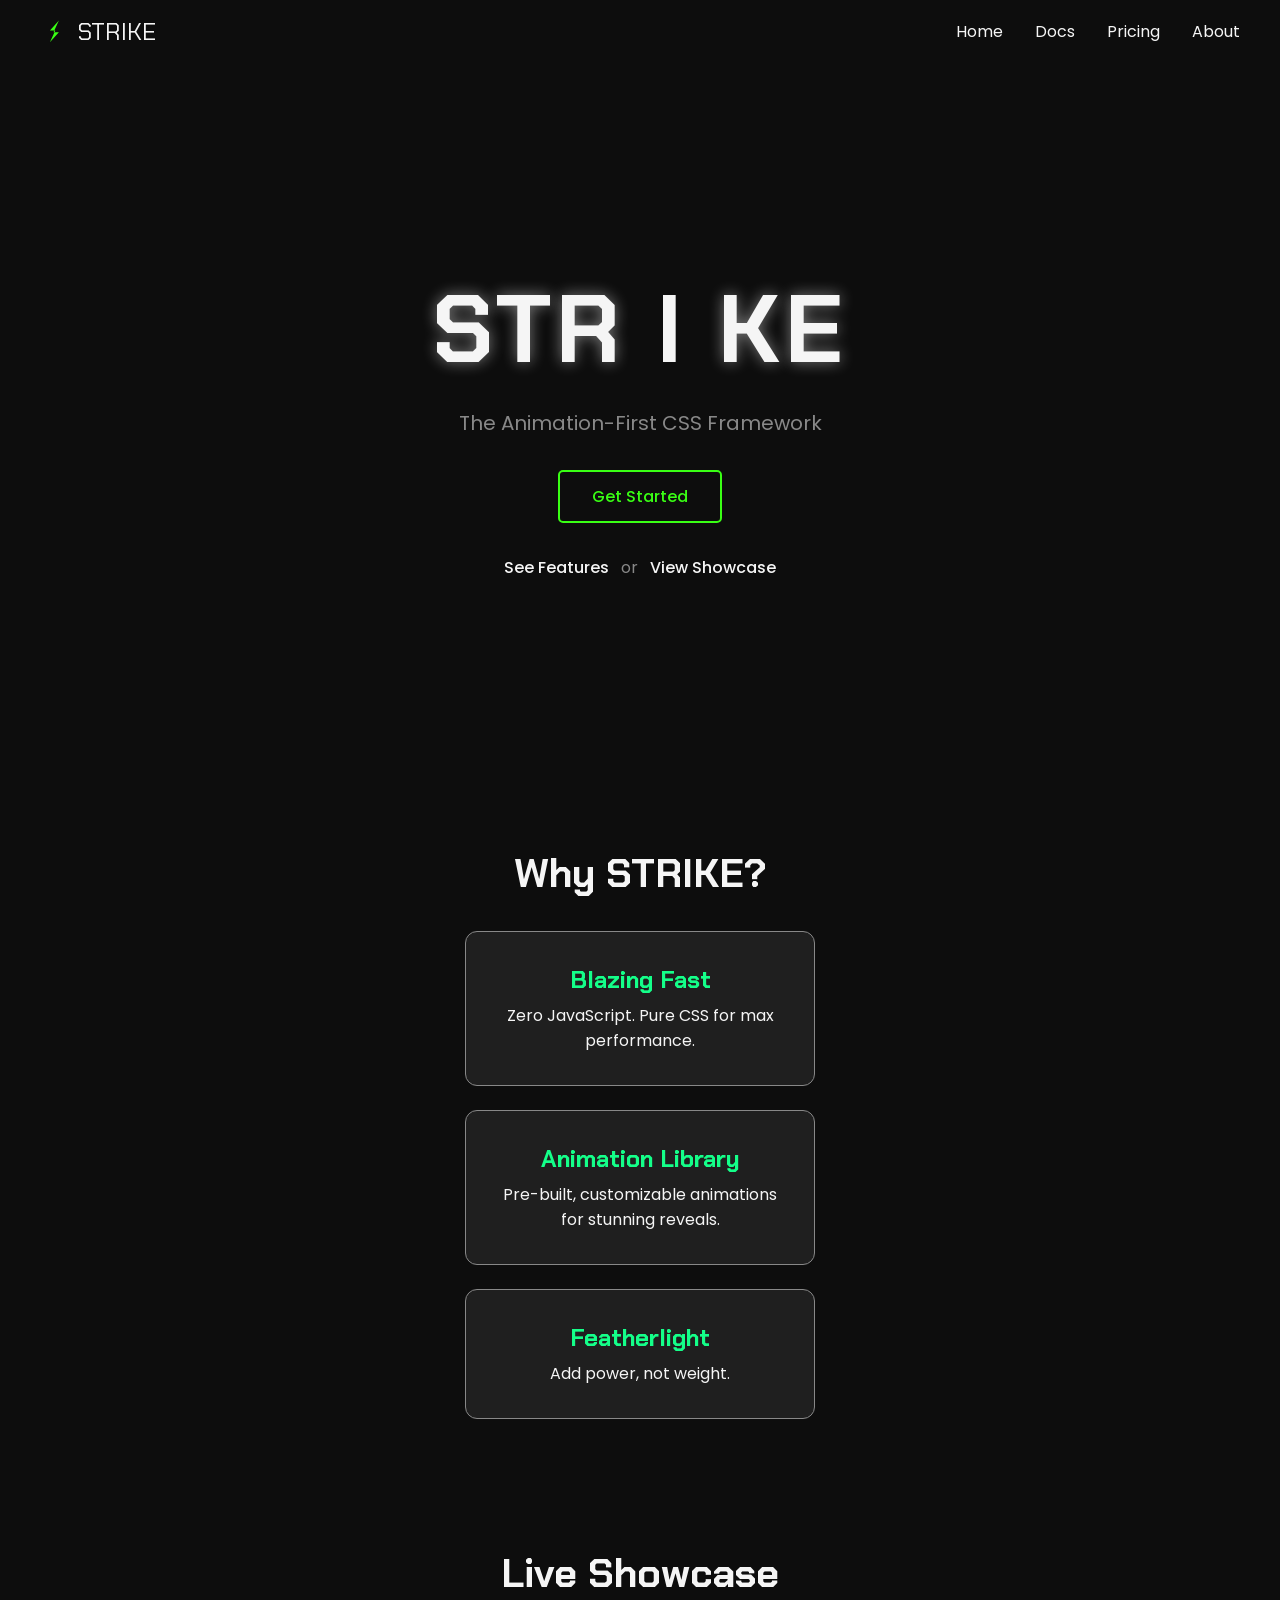
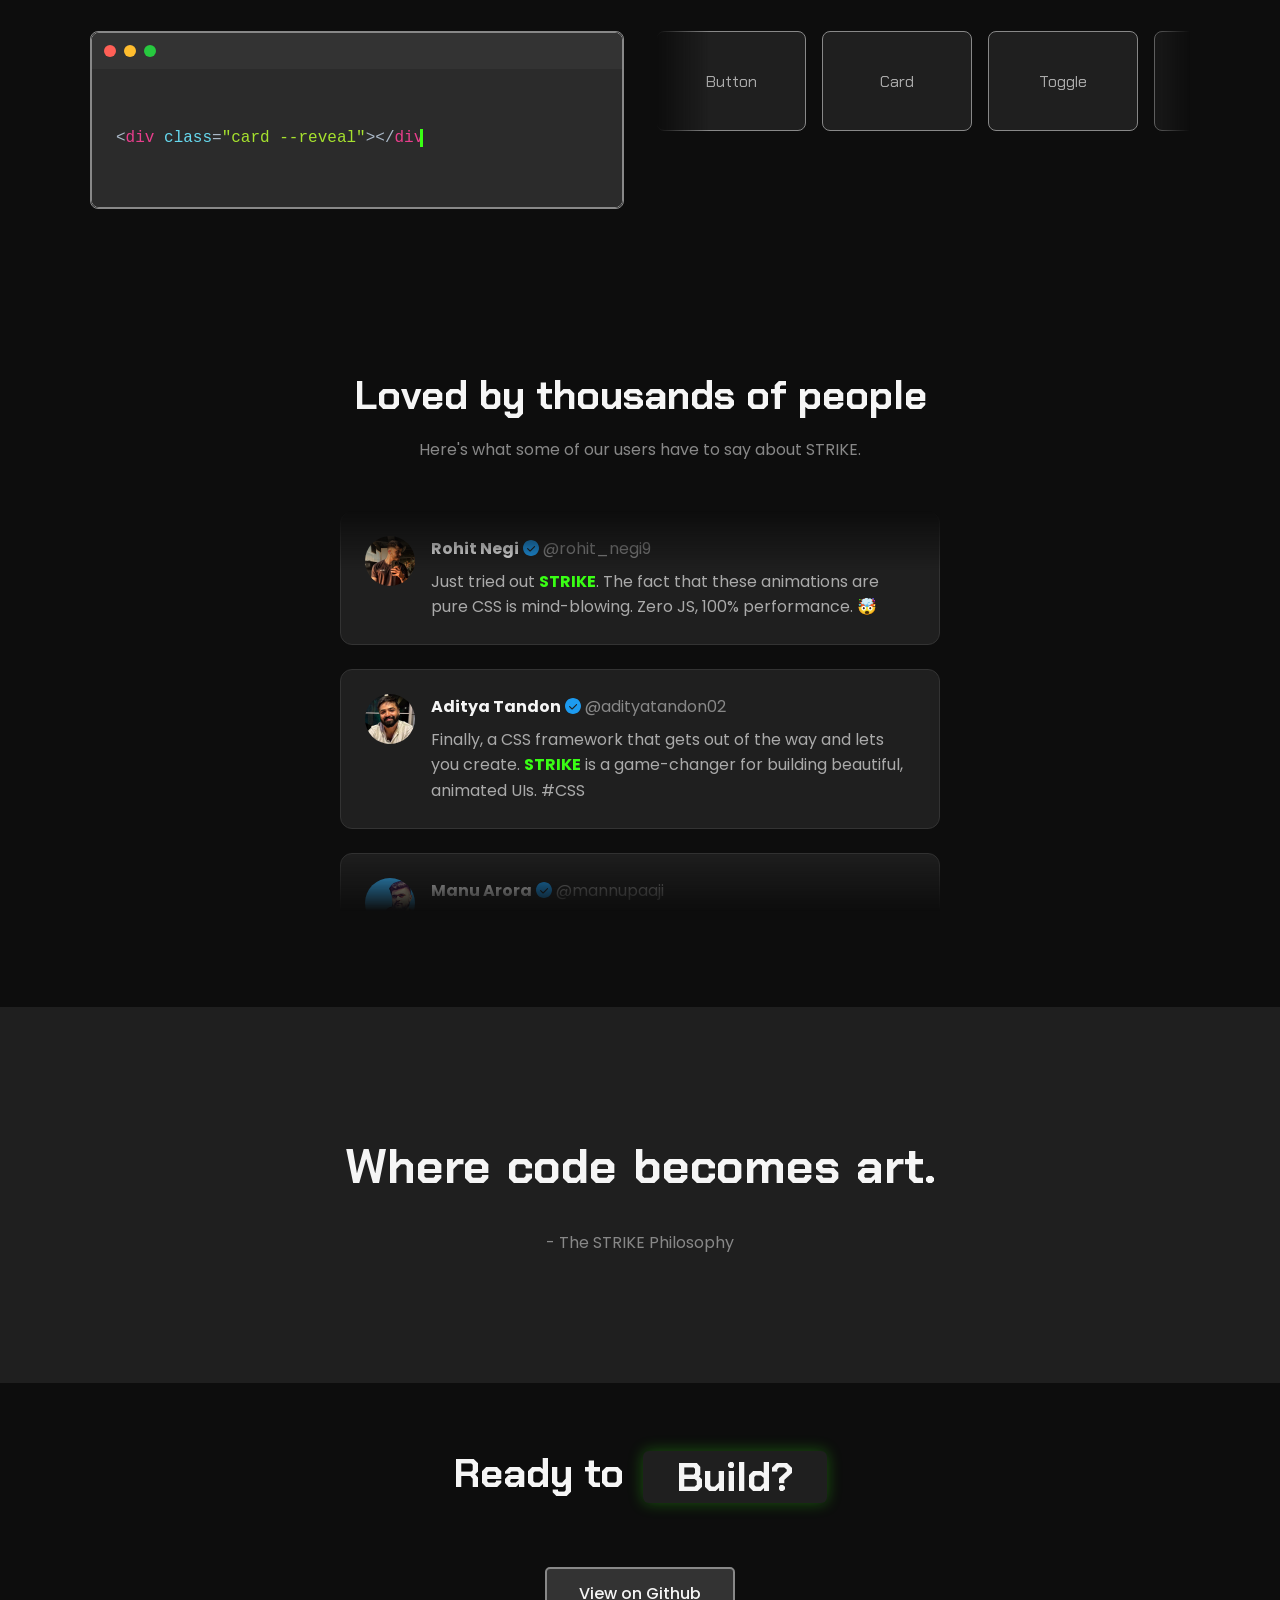
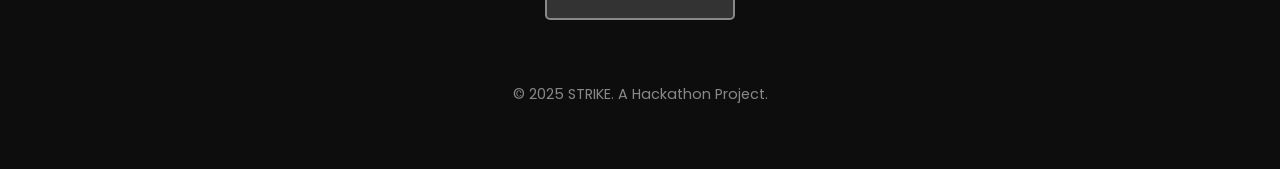
<file: index.html>
<!DOCTYPE html>
<html lang="en">
<head>
    <meta charset="UTF-8">
    <meta name="viewport" content="width=device-width, initial-scale=1.0">
    <title>STRIKE</title>
    <link rel="stylesheet" href="style.css"> 
    <link rel="icon" type="image/svg+xml" href="favicon.svg">
</head>
<body>

    <header class="main-header">
        <nav class="navbar">
            <a href="index.html" class="nav-logo">
                <svg width="24" height="24" viewBox="0 0 32 32" xmlns="http://www.w3.org/2000/svg">
                <path d="M21 4L11 15H17L11 28L21 17H15L21 4Z" fill="#39FF14"/>
                </svg>
                <span>STRIKE</span>
            </a>

            <ul class="nav-menu">
                <li class="nav-item">
                    <a href="index.html" class="nav-link">Home</a>
                </li>
                <li class="nav-item">
                     <a href="docs.html" class="nav-link">Docs</a>
                </li>
                <li class="nav-item">
                    <a href="pricing.html" class="nav-link">Pricing</a>
                </li>
                <li class="nav-item">
                    <a href="about.html" class="nav-link">About</a>
                </li>
            </ul>

        </nav>
    </header>

    <main>
        <section class="hero-section">
            <h1 class="hero-title">
                <span class="static-glow">STR</span>
                <span class="hero-title-anim">I</span>
                <span class="static-glow">KE</span>
            </h1>
            
            <p class="hero-subtitle">The Animation-First CSS Framework</p>
            <a href="docs.html" class="btn btn-primary">Get Started</a>
            <div class="hero-sub-nav">
            <a href="#features">See Features</a> 
            or
            <a href="#showcase">View Showcase</a>
    </div>
        </section>

        <section id="features" class="features-section">
            <h2 class="section-title">Why STRIKE?</h2>
            <div class="features-grid">

                <div class="feature-card">
                    <h3>Blazing Fast</h3>
                    <p>Zero JavaScript. Pure CSS for max performance.</p>
                </div>
                <div class="feature-card">
                    <h3>Animation Library</h3>
                    <p>Pre-built, customizable animations for stunning reveals.</p>
                </div>
                <div class="feature-card">
                    <h3>Featherlight</h3>
                    <p>Add power, not weight.</p>
                </div>

            </div>
        </section>


        <section id="showcase" class="showcase-section">

            <h2 class="section-title">Live Showcase</h2>
            <div class="showcase-layout">
                    <div class="code-editor">
                    <div class="code-editor">
    <div class="editor-header">
        <span class="dot red"></span>
        <span class="dot yellow"></span>
        <span class="dot green"></span>
    </div>
    <pre class="editor-body"><code>
        <p class="typing-code-line">&lt;<span class="code-tag">div</span> <span class="code-attr">class</span>=<span class="code-string">"card --reveal"</span>&gt;&lt;/<span class="code-tag">div</span>&gt;</p>
    </code></pre>
</div>
                    </div>

                <div class="visual-output">
                    <div class="card-slider">
                        <div class="showcase-card">Button</div>
                        <div class="showcase-card">Card</div>
                        <div class="showcase-card">Toggle</div>
                        <div class="showcase-card">Input</div>
                        <div class="showcase-card">Button</div>
                        <div class="showcase-card">Card</div>
                        <div class="showcase-card">Toggle</div>
                        <div class="showcase-card">Input</div>
                    </div>
                </div>
            </div>

        </section>

        <!-- the main wall of fame, inspired by accernity ui's section-->
<section class="buzz-section">
   <h2 class="section-title">Loved by thousands of people</h2>
    <p class="section-subtitle">Here's what some of our users have to say about STRIKE.</p>
    <div class="buzz-wall-container">
        <div class="buzz-wall">
            <!-- 1st set -->
            <div class="buzz-post">
                <img src="images/rohit_sir.jpg" alt="Avatar for Rohit sir">
                <div class="post-content">
                    <p class="post-author">
                        Rohit Negi
                        <svg class="verified-badge" viewBox="0 0 22 22" xmlns="http://www.w3.org/2000/svg"><title>Verified account</title><path d="M22,11c0,6.075-4.925,11-11,11S0,17.075,0,11S4.925,0,11,0S22,4.925,22,11z M15.378,8.437l-5.617,5.617l-2.878-2.878c-0.293-0.293-0.768-0.293-1.061,0s-0.293,0.768,0,1.061l3.409,3.409c0.293,0.293,0.768,0.293,1.061,0l6.147-6.147c0.293-0.293,0.293-0.768,0-1.061C16.146,8.144,15.671,8.144,15.378,8.437z" fill="#1d9bf0"></path></svg>
                        <span class="post-handle">@rohit_negi9</span>
                    </p>
                    <p class="post-text">Just tried out <strong>STRIKE</strong>. The fact that these animations are pure CSS is mind-blowing. Zero JS, 100% performance. 🤯</p>
                </div>
            </div>

            <div class="buzz-post">
                <img src="images/Aditya_sir.jpg" alt="Avatar for Aditya sir">
                <div class="post-content">
                <p class="post-author">
                     Aditya Tandon
                    <svg class="verified-badge" viewBox="0 0 22 22" xmlns="http://www.w3.org/2000/svg"><title>Verified account</title><path d="M22,11c0,6.075-4.925,11-11,11S0,17.075,0,11S4.925,0,11,0S22,4.925,22,11z M15.378,8.437l-5.617,5.617l-2.878-2.878c-0.293-0.293-0.768-0.293-1.061,0s-0.293,0.768,0,1.061l3.409,3.409c0.293,0.293,0.768,0.293,1.061,0l6.147-6.147c0.293-0.293,0.293-0.768,0-1.061C16.146,8.144,15.671,8.144,15.378,8.437z" fill="#1d9bf0"></path></svg>
                    <span class="post-handle">@adityatandon02</span>
                </p>
                    <p class="post-text">Finally, a CSS framework that gets out of the way and lets you create. <strong>STRIKE</strong> is a game-changer for building beautiful, animated UIs. #CSS</p>
                </div>
            </div>
            <div class="buzz-post">
                <img src="images/Manu_sir.jpg" alt="Avatar for Manu Sir">
                <div class="post-content">
                <p class="post-author">
                    Manu Arora
                    <svg class="verified-badge" viewBox="0 0 22 22" xmlns="http://www.w3.org/2000/svg"><title>Verified account</title><path d="M22,11c0,6.075-4.925,11-11,11S0,17.075,0,11S4.925,0,11,0S22,4.925,22,11z M15.378,8.437l-5.617,5.617l-2.878-2.878c-0.293-0.293-0.768-0.293-1.061,0s-0.293,0.768,0,1.061l3.409,3.409c0.293,0.293,0.768,0.293,1.061,0l6.147-6.147c0.293-0.293,0.293-0.768,0-1.061C16.146,8.144,15.671,8.144,15.378,8.437z" fill="#1d9bf0"></path></svg>
                    <span class="post-handle">@mannupaaji</span>
                </p>
                    <p class="post-text">Spent the weekend refactoring a project with <strong>STRIKE</strong>. Cut my animation code in half and it's twice as smooth. Highly recommended.</p>
                </div>
            </div>

            <!-- same set, used for that infinite effect -->
            <div class="buzz-post">
                <img src="images/rohit_sir.jpg" alt="Avatar for Rohit sir">
                <div class="post-content">
                    <!-- <p class="post-author">Rohit Negi<span style="color:#1DA1F2;">✔️ <span class="post-handle">@rohit_negi9</span></p> -->
                    <p class="post-author">
                        Rohit Negi
                        <svg class="verified-badge" viewBox="0 0 22 22" xmlns="http://www.w3.org/2000/svg"><title>Verified account</title><path d="M22,11c0,6.075-4.925,11-11,11S0,17.075,0,11S4.925,0,11,0S22,4.925,22,11z M15.378,8.437l-5.617,5.617l-2.878-2.878c-0.293-0.293-0.768-0.293-1.061,0s-0.293,0.768,0,1.061l3.409,3.409c0.293,0.293,0.768,0.293,1.061,0l6.147-6.147c0.293-0.293,0.293-0.768,0-1.061C16.146,8.144,15.671,8.144,15.378,8.437z" fill="#1d9bf0"></path></svg>
                        <span class="post-handle">@rohit_negi9</span>
                    </p>
                    <p class="post-text">Just tried out <strong>STRIKE</strong>. The fact that these animations are pure CSS is mind-blowing. Zero JS, 100% performance. 🤯</p>
                </div>
            </div>
            <div class="buzz-post">
                <img src="images/Aditya_sir.jpg" alt="Avatar for Aditya sir">
                <div class="post-content">
                <p class="post-author">
                    Aditya Tandon
                    <svg class="verified-badge" viewBox="0 0 22 22" xmlns="http://www.w3.org/2000/svg"><title>Verified account</title><path d="M22,11c0,6.075-4.925,11-11,11S0,17.075,0,11S4.925,0,11,0S22,4.925,22,11z M15.378,8.437l-5.617,5.617l-2.878-2.878c-0.293-0.293-0.768-0.293-1.061,0s-0.293,0.768,0,1.061l3.409,3.409c0.293,0.293,0.768,0.293,1.061,0l6.147-6.147c0.293-0.293,0.293-0.768,0-1.061C16.146,8.144,15.671,8.144,15.378,8.437z" fill="#1d9bf0"></path></svg>
                    <span class="post-handle">@adityatandon02</span>
                </p>
                    <p class="post-text">Finally, a CSS framework that gets out of the way and lets you create. <strong>STRIKE</strong> is a game-changer for building beautiful, animated UIs. #CSS</p>
                </div>
            </div>
            <div class="buzz-post">
                 <img src="images/Manu_sir.jpg" alt="Avatar for Manu Sir">
                <div class="post-content">
                <p class="post-author">
                    Manu Arora
                    <svg class="verified-badge" viewBox="0 0 22 22" xmlns="http://www.w3.org/2000/svg"><title>Verified account</title><path d="M22,11c0,6.075-4.925,11-11,11S0,17.075,0,11S4.925,0,11,0S22,4.925,22,11z M15.378,8.437l-5.617,5.617l-2.878-2.878c-0.293-0.293-0.768-0.293-1.061,0s-0.293,0.768,0,1.061l3.409,3.409c0.293,0.293,0.768,0.293,1.061,0l6.147-6.147c0.293-0.293,0.293-0.768,0-1.061C16.146,8.144,15.671,8.144,15.378,8.437z" fill="#1d9bf0"></path></svg>
                    <span class="post-handle">@mannupaaji</span>
                </p>
                    <p class="post-text">Spent the weekend refactoring a project with <strong>STRIKE</strong>. Cut my animation code in half and it's twice as smooth. Highly recommended.</p>
                </div>
            </div>
        </div>
    </div>
</section>


        <section class="calm-quote-section">
            <h2 class="reveal-quote">
                <span>Where</span>
                <span>code</span>
                <span>becomes</span>
                <span>art.</span>
            </h2>
            <cite class="quote-author">- The STRIKE Philosophy</cite>
        </section>
    </main>

    <footer class="main-footer">
        <h2 class="section-title">
        Ready to 
        <div class="word-carousel-wrapper">
        <ul class="word-carousel">
            <li>Build?</li>
            <li>Design?</li>
            <li>Launch?</li>
            <li>Ship!</li>
        </ul>
        </div>
        </h2>
        <a href="https://github.com/Kallol-JU/Strike_Hackathon" class="btn btn-secondary">View on Github</a>
        <p class="copyright">&copy; 2025 STRIKE. A Hackathon Project.</p>
    </footer>

</body>
</html>
</file>
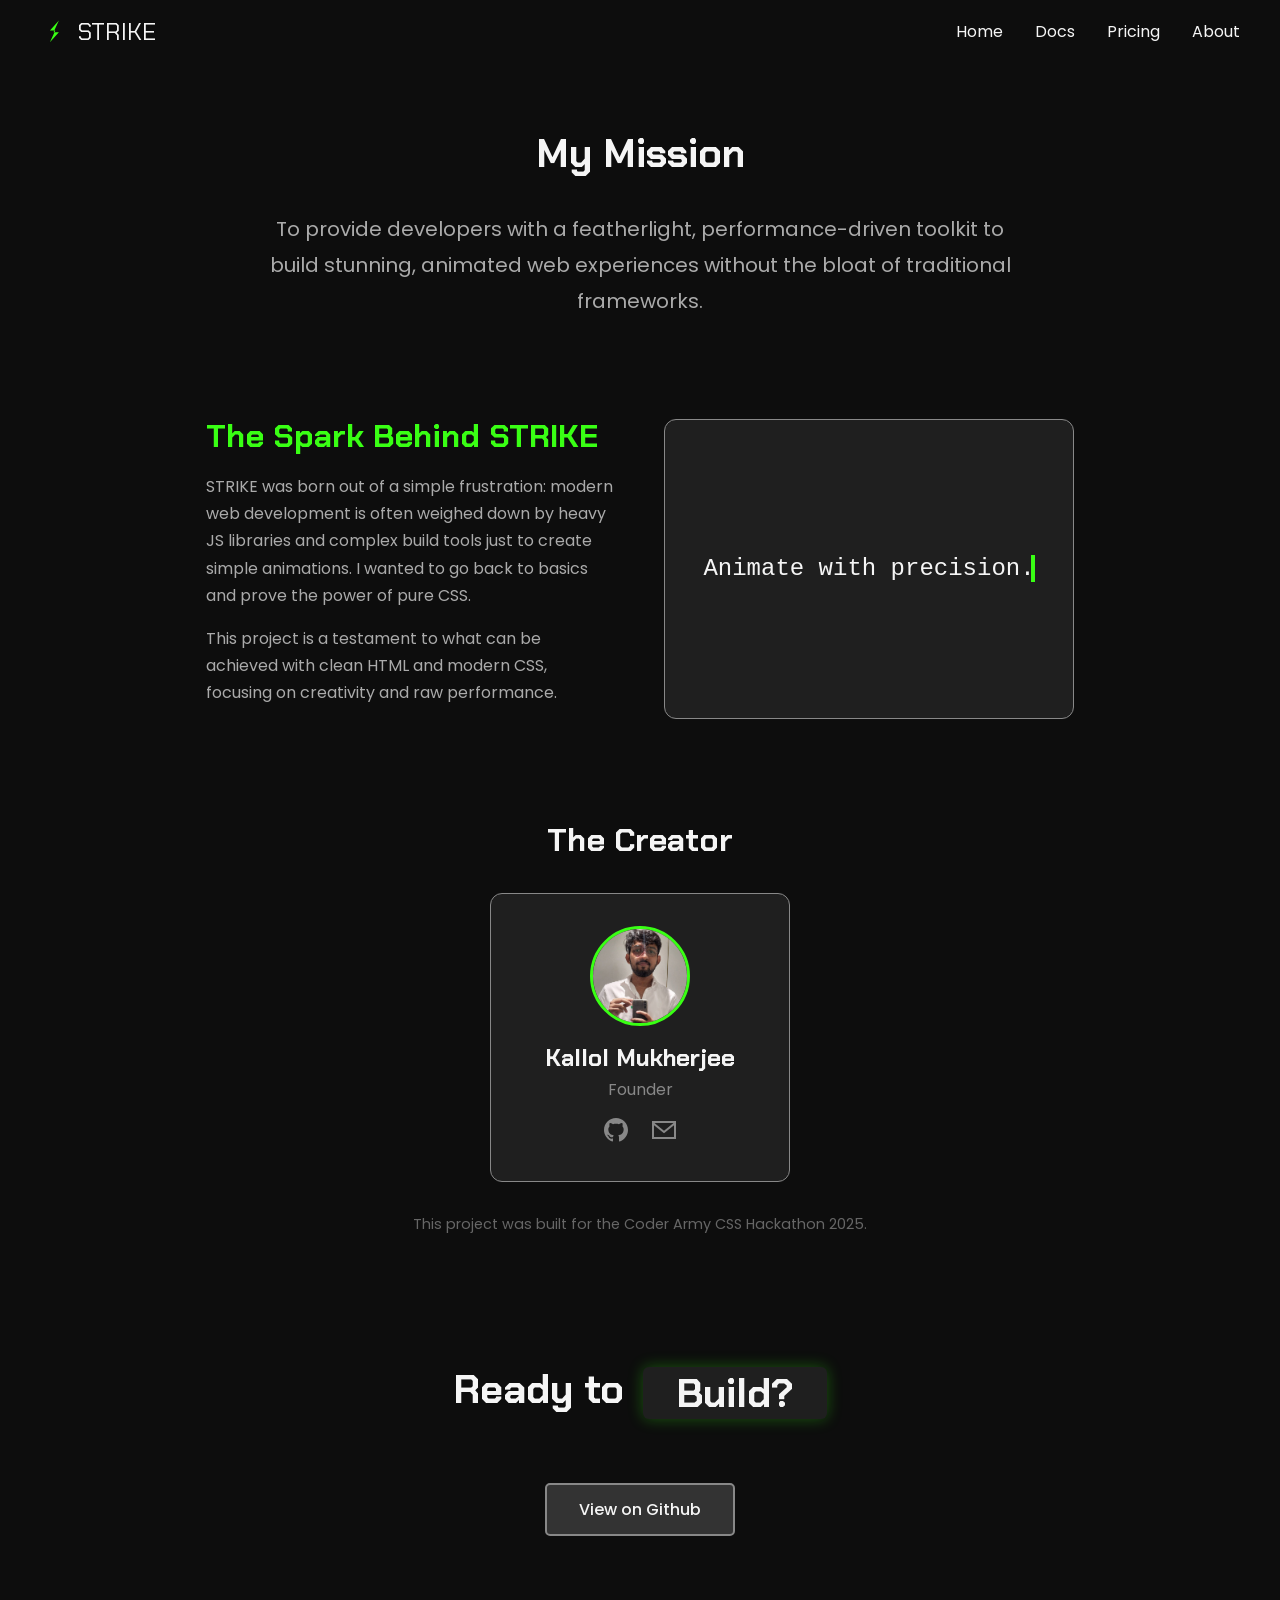
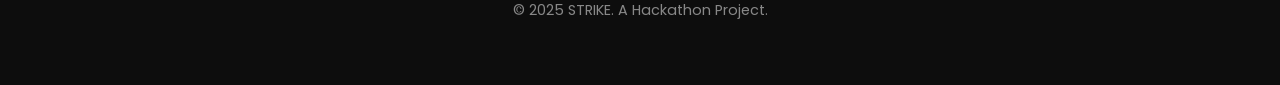
<file: about.html>
<!DOCTYPE html>
<html lang="en">
<head>
    <meta charset="UTF-8">
    <meta name="viewport" content="width=device-width, initial-scale=1.0">
    <title>About STRIKE</title>
    <link rel="stylesheet" href="style.css"> 
    <link rel="icon" type="image/svg+xml" href="favicon.svg">
</head>
<body>
    <header class="main-header">
        <nav class="navbar">
             <a href="index.html" class="nav-logo">
                <svg width="24" height="24" viewBox="0 0 32 32" xmlns="http://www.w3.org/2000/svg">
                <path d="M21 4L11 15H17L11 28L21 17H15L21 4Z" fill="#39FF14"/>
                </svg>
                <span>STRIKE</span>
            </a>
            <ul class="nav-menu">
                <li class="nav-item"><a href="index.html" class="nav-link">Home</a></li>
                <li class="nav-item"><a href="docs.html" class="nav-link">Docs</a></li>
                <li class="nav-item"><a href="pricing.html" class="nav-link">Pricing</a></li>
                <li class="nav-item"><a href="about.html" class="nav-link">About</a></li>
            </ul>
        </nav>
    </header>

    <main>
        <div class="about-container">
            
            <section class="mission-section">
                <h1 class="section-title">My Mission</h1>
                <p class="mission-statement">To provide developers with a featherlight, performance-driven toolkit to build stunning, animated web experiences without the bloat of traditional frameworks.</p>
            </section>

            <section class="story-section">
                <div class="story-layout">
                    <div class="story-text">
                        <h2>The Spark Behind STRIKE</h2>
                        <p>STRIKE was born out of a simple frustration: modern web development is often weighed down by heavy JS libraries and complex build tools just to create simple animations. I wanted to go back to basics and prove the power of pure CSS.</p>
                        <p>This project is a testament to what can be achieved with clean HTML and modern CSS, focusing on creativity and raw performance.</p>
                    </div>
                    <div class="story-image">
                         <div class="image-placeholder">
                        <p class="typing-animation">Animate with precision.</p>
                        </div>
                    </div>
                </div>
            </section>

            <section class="creator-section">
                <h2>The Creator</h2>
                <div class="creator-card">
                    <img src="images/My_Pic.jpg" alt="Your Profile Picture" class="creator-avatar">
                    <h3 class="creator-name">Kallol Mukherjee</h3>
                    <p class="creator-title">Founder</p>

                    <div class="creator-socials">
                    <a href="https://github.com/Kallol-JU" target="_blank" class="social-link">
                    <svg xmlns="http://www.w3.org/2000/svg" width="24" height="24" viewBox="0 0 24 24" fill="currentColor"><path d="M12 0c-6.626 0-12 5.373-12 12 0 5.302 3.438 9.8 8.207 11.387.599.111.793-.261.793-.577v-2.234c-3.338.726-4.033-1.416-4.033-1.416-.546-1.387-1.333-1.756-1.333-1.756-1.089-.745.083-.729.083-.729 1.205.084 1.839 1.237 1.839 1.237 1.07 1.834 2.807 1.304 3.492.997.107-.775.418-1.305.762-1.604-2.665-.305-5.467-1.334-5.467-5.931 0-1.311.469-2.381 1.236-3.221-.124-.303-.535-1.524.117-3.176 0 0 1.008-.322 3.301 1.23.957-.266 1.983-.399 3.003-.404 1.02.005 2.047.138 3.006.404 2.291-1.552 3.297-1.23 3.297-1.23.653 1.653.242 2.874.118 3.176.77.84 1.235 1.91 1.235 3.221 0 4.609-2.807 5.624-5.479 5.921.43.372.823 1.102.823 2.222v3.293c0 .319.192.694.801.576 4.765-1.589 8.199-6.086 8.199-11.386 0-6.627-5.373-12-12-12z"/></svg>
                    </a>
        
                    <a href="mailto:mukherjeekallol42@gmail.com" class="social-link">
                    <svg xmlns="http://www.w3.org/2000/svg" width="24" height="24" viewBox="0 0 24 24" fill="currentColor"><path d="M0 3v18h24v-18h-24zm21.518 2l-9.518 7.713-9.518-7.713h19.036zm-19.518 14v-11.817l10 8.104 10-8.104v11.817h-20z"/></svg>
                    </a>
                    </div>
                </div>
                 <p class="hackathon-note">This project was built for the Coder Army CSS Hackathon 2025.</p>
            </section>
        </div>
    </main>

    <footer class="main-footer">
        <h2 class="section-title">
        Ready to 
        <div class="word-carousel-wrapper">
        <ul class="word-carousel">
            <li>Build?</li>
            <li>Design?</li>
            <li>Launch?</li>
            <li>Ship!</li>
        </ul>
        </div>
        </h2>
        <a href="https://github.com/Kallol-JU/Strike_Hackathon" class="btn btn-secondary">View on Github</a>
        <p class="copyright">&copy; 2025 STRIKE. A Hackathon Project.</p>
    </footer>
</body>
</html>
</file>
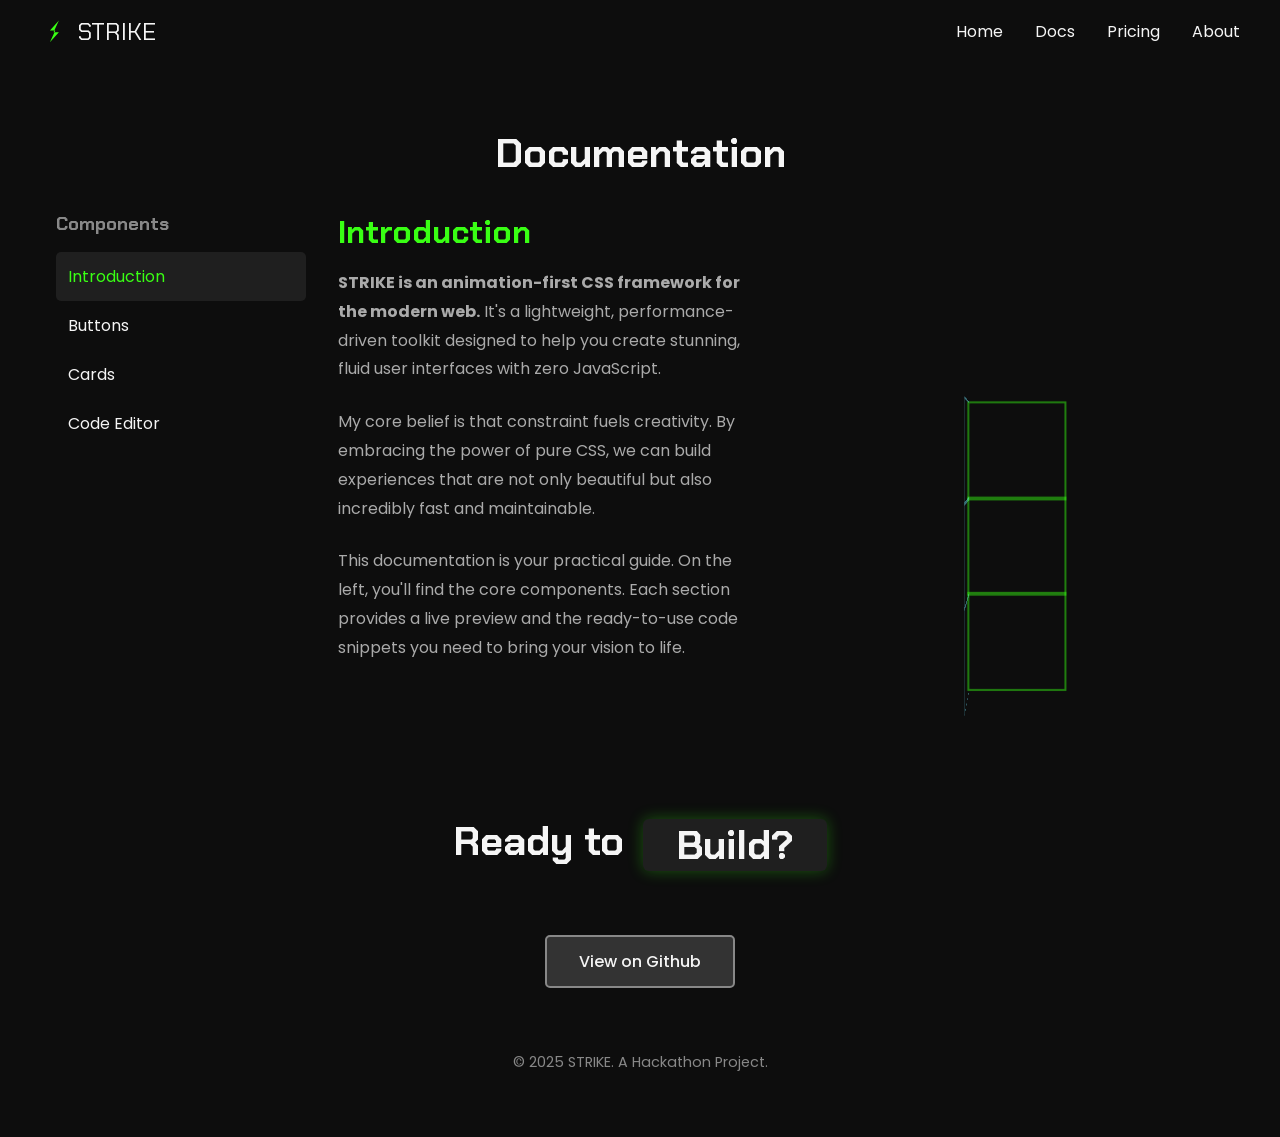
<file: docs.html>
<!DOCTYPE html>
<html lang="en">
<head>
    <meta charset="UTF-8">
    <meta name="viewport" content="width=device-width, initial-scale=1.0">
    <title>STRIKE Docs</title>
    <link rel="stylesheet" href="style.css"> 
    <link rel="icon" type="image/svg+xml" href="favicon.svg">
</head>
<body>

    <header class="main-header">
        <nav class="navbar">
             <a href="index.html" class="nav-logo">
                <svg width="24" height="24" viewBox="0 0 32 32" xmlns="http://www.w3.org/2000/svg">
                <path d="M21 4L11 15H17L11 28L21 17H15L21 4Z" fill="#39FF14"/>
                </svg>
                <span>STRIKE</span>
            </a>

            <ul class="nav-menu">
                <li class="nav-item">
                    <a href="index.html" class="nav-link">Home</a>
                </li>
                <li class="nav-item">
                  
                    <a href="docs.html" class="nav-link">Docs</a>
                </li>
                <li class="nav-item">
                    <a href="pricing.html" class="nav-link">Pricing</a>
                </li>
                <li class="nav-item">
                    <a href="about.html" class="nav-link">About</a>
                </li>
            </ul>
        </nav>
    </header>

    <main>
        <div class="docs-container">
        <h1 class="section-title">Documentation</h1>
        <div class="docs-layout">
            
            <input type="radio" name="docs-tab" id="tab-intro" class="docs-tab-radio" checked>
            <input type="radio" name="docs-tab" id="tab-buttons" class="docs-tab-radio">
            <input type="radio" name="docs-tab" id="tab-cards" class="docs-tab-radio">
            <input type="radio" name="docs-tab" id="tab-editor" class="docs-tab-radio">

           
            <aside class="docs-nav">
                <h3>Components</h3>
                <label for="tab-intro">Introduction</label>
                <label for="tab-buttons">Buttons</label>
                <label for="tab-cards">Cards</label>
                <label for="tab-editor">Code Editor</label>
            </aside>

            <main class="docs-content">
                <section id="introduction" class="docs-section">
                    <div class="intro-layout">
                         <div class="intro-text">
                            <h2>Introduction</h2>
                            <p><strong>STRIKE is an animation-first CSS framework for the modern web.</strong> It's a lightweight, performance-driven toolkit designed to help you create stunning, fluid user interfaces with zero JavaScript.</p>
                            <p>My core belief is that constraint fuels creativity. By embracing the power of pure CSS, we can build experiences that are not only beautiful but also incredibly fast and maintainable.</p>
                            <p>This documentation is your practical guide. On the left, you'll find the core components. Each section provides a live preview and the ready-to-use code snippets you need to bring your vision to life.</p>
                        </div>
                        <div class="intro-visual">
                           <div class="intro-scene">
                                <div class="intro-shape cube-1"></div>
                                <div class="intro-shape cube-2"></div>
                                <div class="intro-shape cube-3"></div>
                           </div>
                        </div>
                    </div>
                </section>
                <section id="buttons" class="docs-section">
                    <h2>Buttons</h2>
                    <p>Select a style to see the button and its required code snippet.</p>
                    <div class="component-playground">
                        <input type="radio" name="button-toggle" id="btn-primary" class="playground-checkbox" checked>
                        <input type="radio" name="button-toggle" id="btn-secondary" class="playground-checkbox">
                        <div class="playground-toggles">
                            <label for="btn-primary">Primary</label>
                            <label for="btn-secondary">Secondary</label>
                        </div>
                        <div class="playground-content">
                            <div class="playground-item" id="primary-content">
                                <div class="component-preview">
                                    <a href="#!" class="btn">Primary Button</a>
                                </div>
                                <div class="component-code">
                                    <pre><code class="animated-code-block" style="--char-count: 42ch">&lt;a href="#" class="btn"&gt;Primary Button&lt;/a&gt;</code></pre>
                                </div>
                            </div>
                            <div class="playground-item" id="secondary-content">
                               <div class="component-preview">
                                    <a href="#!" class="btn btn-secondary">Secondary Button</a>
                                </div>
                                <div class="component-code">
                                    <pre><code class="animated-code-block" style="--char-count: 58ch">&lt;a href="#" class="btn btn-secondary"&gt;Secondary Button&lt;/a&gt;</code></pre>
                                </div>
                            </div>
                        </div>
                    </div>
                </section>
                <section id="cards" class="docs-section">
                    <h2>Cards</h2>
                    <p>This is sample component and it's required code snippet.</p>
                    <div class="component-showcase">
                        <div class="component-preview">
                            <div class="feature-card">
                                 <h3>Sample Card</h3>
                                 <p>This is a sample card component.</p>
                            </div>
                        </div>
                        <div class="component-code">
                            <input type="radio" name="card-code-toggle" id="card-html" class="code-toggle-radio" checked>
                            <input type="radio" name="card-code-toggle" id="card-css" class="code-toggle-radio">
                            <div class="code-toggles">
                                <label for="card-html">HTML</label>
                                <label for="card-css">CSS</label>
                            </div>
                           <div class="code-content">
                                <div class="code-snippet" id="card-html-content">
                                    <pre><code>&lt;div class="feature-card"&gt;
    &lt;h3&gt;Sample Card&lt;/h3&gt;
    &lt;p&gt;This is a sample card component.&lt;/p&gt;
&lt;/div&gt;</code></pre>
                                </div>
                                <div class="code-snippet" id="card-css-content">
                                    <pre><code>.feature-card {
    background-color: #1F1F1F;
    border: 1px solid #888888;
    border-radius: 12px;
    padding: 2rem;
    transition: transform 0.3s ease;
}
.feature-card:hover {
    transform: translateY(-10px);
}</code></pre>
                                </div>
                            </div>
                        </div>
                    </div>
                </section>





<section id="editor" class="docs-section">
                    <h2>Component: Carousel</h2>
    <p>A lightweight, responsive, and fully interactive carousel built with zero JavaScript. Controlled entirely by CSS selectors and state.</p>
  
    <div class="component-showcase">
        <div class="component-preview">
          
            <div class="carousel-container">
              
                <input type="radio" name="carousel-slide" id="slide1" class="carousel-radio" checked>
                <input type="radio" name="carousel-slide" id="slide2" class="carousel-radio">
                <input type="radio" name="carousel-slide" id="slide3" class="carousel-radio">

                
                <div class="carousel-slides">
                 
                    <div class="carousel-slide">
                        <h3>Animation-First</h3>
                        <p>Built from the ground up for fluid, performant animations.</p>
                    </div>
                  
                    <div class="carousel-slide">
                        <h3>Featherlight</h3>
                        <p>Add power, not weight. The entire framework is just a few kilobytes.</p>
                    </div>
                
                    <div class="carousel-slide">
                        <h3>Pure CSS</h3>
                        <p>Embrace the power of constraint. No JavaScript, ever.</p>
                    </div>
                </div>

             
                <div class="carousel-nav">
                    <label for="slide1" class="nav-dot"></label>
                    <label for="slide2" class="nav-dot"></label>
                    <label for="slide3" class="nav-dot"></label>
                </div>
            </div>
        </div>
        <div class="component-code">
         
           
           <input type="radio" name="carousel-code-toggle" id="carousel-html" class="code-toggle-radio" checked>
    <input type="radio" name="carousel-code-toggle" id="carousel-css" class="code-toggle-radio">

    <div class="code-toggles">
        <label for="carousel-html">HTML</label>
        <label for="carousel-css">CSS</label>
    </div>

   
    <div class="code-content">
        
        <div class="code-snippet" id="carousel-html-content">
            <pre><code>&lt;!-- The HTML for the STRIKE Carousel --&gt;
&lt;div class="carousel-container"&gt;
    &lt;div class="carousel-slides"&gt;
        &lt;div class="carousel-slide"&gt;...&lt;/div&gt;
    &lt;/div&gt;
    &lt;div class="carousel-nav"&gt;
        &lt;label for="slide1"&gt;&lt;/label&gt;
    &lt;/div&gt;
&lt;/div&gt;</code></pre>
        </div>
       
        <div class="code-snippet" id="carousel-css-content">
            <pre><code>

.carousel-radio { display: none; }

#slide1:checked ~ .carousel-slides {
    transform: translateX(0%);
}
#slide2:checked ~ .carousel-slides {
    transform: translateX(-33.333%);
}

#slide1:checked ~ .carousel-nav label[for="slide1"] {
    background-color: #39FF14;
}</code></pre>
        </div>
    </div>
            
        </div>
    </div>
</section>
            </main>
        </div>
        </div>
    </main>

    <footer class="main-footer">
        <h2 class="section-title">
        Ready to 
        <div class="word-carousel-wrapper">
            <ul class="word-carousel">
                <li>Build?</li>
                <li>Design?</li>
                <li>Launch?</li>
                <li>Ship!</li>
            </ul>
        </div>
        </h2>
        <a href="https://github.com/Kallol-JU/Strike_Hackathon" class="btn btn-secondary">View on Github</a>
        <p class="copyright">&copy; 2025 STRIKE. A Hackathon Project.</p>
    </footer>
</body>
</html>
</file>
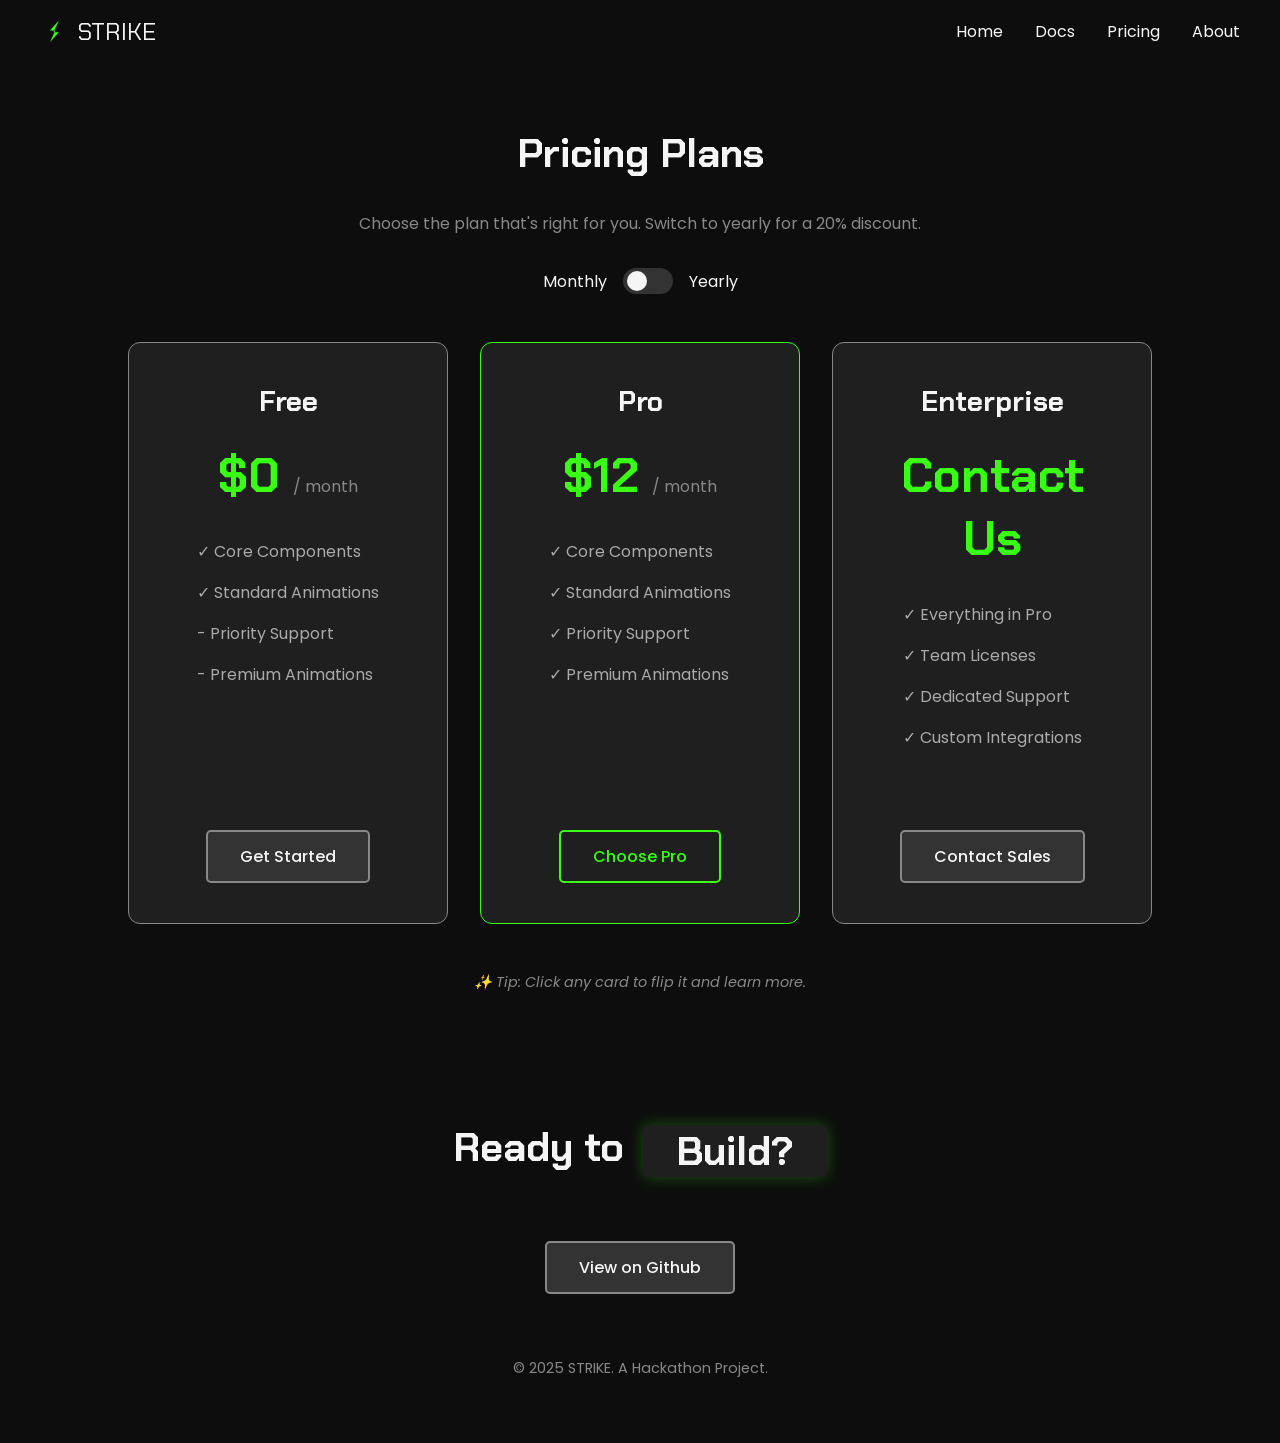
<file: pricing.html>
<!DOCTYPE html>
<html lang="en">
<head>
    <meta charset="UTF-8">
    <meta name="viewport" content="width=device-width, initial-scale=1.0">
    <title>STRIKE Pricing</title>
    <link rel="stylesheet" href="style.css"> 
    <link rel="icon" type="image/svg+xml" href="favicon.svg">
</head>
<body>
    <header class="main-header">
        <nav class="navbar">
             <a href="index.html" class="nav-logo">
                <svg width="24" height="24" viewBox="0 0 32 32" xmlns="http://www.w3.org/2000/svg">
                <path d="M21 4L11 15H17L11 28L21 17H15L21 4Z" fill="#39FF14"/>
                </svg>
                <span>STRIKE</span>
            </a>

            <ul class="nav-menu">
                <li class="nav-item"><a href="index.html" class="nav-link">Home</a></li>
                <li class="nav-item"><a href="docs.html" class="nav-link">Docs</a></li>
                <li class="nav-item"><a href="pricing.html" class="nav-link">Pricing</a></li>
                <li class="nav-item"><a href="about.html" class="nav-link">About</a></li>
            </ul>
        </nav>
    </header>

    <main>
        <div class="pricing-container">
            <h1 class="section-title">Pricing Plans</h1>
            <p class="pricing-subtitle">Choose the plan that's right for you. Switch to yearly for a 20% discount.</p>

            <div class="pricing-toggle">
                <span>Monthly</span>
                <input type="checkbox" id="pricing-switch" class="pricing-checkbox">
                <label for="pricing-switch" class="pricing-label"></label>
                <span>Yearly</span>
            </div>

            <div class="pricing-grid">

    <div class="price-card">
     
        <input type="checkbox" id="flip-toggle-free" class="flip-toggle">
        <div class="card-inner">
            <label class="card-front" for="flip-toggle-free">
                <h3>Free</h3>
                <div class="price monthly-price">$0 <span>/ month</span></div>
                <div class="price yearly-price">$0 <span>/ year</span></div>
                <ul>
                    <li>✓ Core Components</li>
                    <li>✓ Standard Animations</li>
                    <li>- Priority Support</li>
                    <li>- Premium Animations</li>
                </ul>
                <a href="#!" class="btn btn-secondary">Get Started</a>
            </label>
            <label class="card-back" for="flip-toggle-free">
                <h3>Hobby Plan</h3>
                <h4>Who is this for?</h4>
                <p>Perfect for students, hobbyists, and anyone looking to experiment with STRIKE on personal projects.</p>
            </label>
        </div>
    </div>

    <div class="price-card popular">
        <input type="checkbox" id="flip-toggle-pro" class="flip-toggle">
        <div class="card-inner">
            <label class="card-front" for="flip-toggle-pro">
                <h3>Pro</h3>
                <div class="price monthly-price">$12 <span>/ month</span></div>
                <div class="price yearly-price">$115 <span>/ year</span></div>
                <ul>
                    <li>✓ Core Components</li>
                    <li>✓ Standard Animations</li>
                    <li>✓ Priority Support</li>
                    <li>✓ Premium Animations</li>
                </ul>
                <a href="#!" class="btn">Choose Pro</a>
            </label>
            <label class="card-back" for="flip-toggle-pro">
                <h3>Pro Plan</h3>
                <h4>What to expect:</h4>
                <p>Unlock the full potential of STRIKE with premium animations and dedicated support for your professional projects.</p>
            </label>
        </div>
    </div>

    <div class="price-card">
        <input type="checkbox" id="flip-toggle-enterprise" class="flip-toggle">
        <div class="card-inner">
            <label class="card-front" for="flip-toggle-enterprise">
                <h3>Enterprise</h3>
                <div class="price monthly-price">Contact Us</div>
                <div class="price yearly-price">Contact Us</div>
                <ul>
                    <li>✓ Everything in Pro</li>
                    <li>✓ Team Licenses</li>
                    <li>✓ Dedicated Support</li>
                    <li>✓ Custom Integrations</li>
                </ul>
                <a href="#!" class="btn btn-secondary">Contact Sales</a>
            </label>
            <label class="card-back" for="flip-toggle-enterprise">
                <h3>Enterprise Plan</h3>
                <h4>Built for Scale</h4>
                <p>Custom solutions, team-wide licenses, and dedicated support for large-scale applications and organizations.</p>
            </label>
        </div>
    </div>
</div>
        <div class="flip-instruction">
            <p>✨ Tip: Click any card to flip it and learn more.</p>
        </div>
        </div>
    </main>

    <footer class="main-footer">
        <h2 class="section-title">
        Ready to 
        <div class="word-carousel-wrapper">
        <ul class="word-carousel">
            <li>Build?</li>
            <li>Design?</li>
            <li>Launch?</li>
            <li>Ship!</li>
        </ul>
        </div>
        </h2>
        <a href="https://github.com/Kallol-JU/Strike_Hackathon" class="btn btn-secondary">View on Github</a>
        <p class="copyright">&copy; 2025 STRIKE. A Hackathon Project.</p>
    </footer>
</body>
</html>
</file>
<file: style.css>
@import url('https://fonts.googleapis.com/css2?family=Chakra+Petch:wght@700&family=Poppins:wght@400;500&display=swap');

* {
    margin: 0;
    padding: 0;
    box-sizing: border-box;
}

body {
    background-color: #0D0D0D;
    color: #F5F5F5;
    font-family: 'Poppins', sans-serif;
}

.section-title {
    text-align: center;
    font-family: 'Chakra Petch', sans-serif;
    font-size: 2.5rem; 
    margin-bottom: 2rem; 
}

.features-section {
    padding: 4rem 1rem; 
}

.features-grid{
    display: flex;
    flex-direction: column;
    align-items: center;
    gap: 1.5rem;
    max-width: 1100px;
    margin: 0 auto;
}

.feature-card{
    background-color: #1F1F1F;
    border: 1px solid #888888;
    border-radius: 12px;
    padding: 2rem;
    text-align: center;
    width:100%;
    max-width: 350px;
}

.feature-card h3{
    font-family: "Chakra Petch" , sans-serif;
    color: #14ff89;
    font-size: 1.5rem;
    margin-bottom: 0.5rem;
}

@media (min-width: 768px){
    .features-grid{
        flex-direction: row;
    }
}

.showcase-section{
    padding: 4rem 1rem;
}

.showcase-layout{
    display: flex;
    flex-direction: column;
    gap:2rem;
    max-width: 1100px;
    margin: 0 auto;
}

.code-editor{
    background-color: #1F1F1F;
    border: 1px solid #888888;
    border-radius: 8px;
    overflow: hidden;
}

.editor-header{
    background-color: #333333;
    padding: 0.75rem;
    display: flex;
    gap:0.5rem;
}

.dot{
    height: 12px;
    width: 12px;
    border-radius: 50%;
}

.dot.red{
    background-color: #ff5f56;
}

.dot.yellow{
    background-color: #ffbd2e;
}

.dot.green{
    background-color: #27c93f;
}

.editor-body{
    padding: 1.5rem;
    font-family: 'Courier New', Courier, monospace;
    color: #a9b7c6;
    background-color: #2b2b2b;
    white-space: pre-wrap;
}

.code-tag { color: #e83e8c; }
.code-attr { color: #66d9ef; }
.code-string { color: #a6e22e; }

.typing-code-line {
    width: 32ch; 
    white-space: nowrap;
    overflow: hidden;
    border-right: 3px solid #39FF14; 
    font-family: 'Courier New', Courier, monospace;
    animation: 
        typing-and-deleting 5s steps(33) infinite,
        blink 0.5s step-end infinite;
}

@keyframes typing-and-deleting {
    0%   { width: 0; }
    50%  { width: 33ch; }
    75%  { width: 33ch; }
    100% { width: 0; }
}

@keyframes blink {
    50% { border-color: transparent; }
}

.visual-output {
    overflow: hidden;
    -webkit-mask-image: linear-gradient(to right, transparent, #000 10%, #000 90%, transparent);
    mask-image: linear-gradient(to right, transparent, #000 10%, #000 90%, transparent);
}

.card-slider {
    display: flex;
    gap: 1rem;
    width: fit-content; 
    animation: scroll-animation 15s linear infinite;
}

.showcase-card {
    width: 150px;
    height: 100px;
    background-color: #1F1F1F;
    border: 1px solid #888888;
    border-radius: 8px;
    
    display: flex;
    justify-content: center;
    align-items: center;
    
    font-family: 'Chakra Petch', sans-serif;
    color: #aaa;
}

@keyframes scroll-animation {
    from {
        transform: translateX(0);
    }
    to {
        transform: translateX(-50%);
    }
}

@media (min-width: 990px){
    .showcase-layout{
        flex-direction: row;
        align-items: flex-start;
    }

    .code-editor, .visual-output{
        flex-basis: 50%;
    }
}

.features-grid{
    display: flex;
    flex-direction: column;
    align-items: center;
    gap:1.5rem;
    max-width: 1100px;
    margin: 0 auto;
    perspective: 1000px;
}

.feature-card{
    background-color: #1F1F1F;
    border: 1px solid #888888;
    border-radius: 12px;
    padding: 2rem;
    text-align: center;
    width: 100%;
    max-width: 350px;
    transition: transform 0.3s ease-in-out, box-shadow 0.3s ease-in-out , border-color 0.3s ease-in-out;
}

.feature-card:hover{
    transform: translate(-10px) rotateX(8deg);
    box-shadow: 0 20px 30px rgba(57, 255, 20, 0.2); 
    border-color: #39FF14;
}

.feature-card:hover p{
    color: #F5F5F5;
}

.main-header{
    padding:1rem 2rem;
}



.navbar{
    display: flex;
    justify-content: space-between;
    align-items: center;
    max-width: 1200px;
    margin: 0 auto;
}

.nav-logo{
    font-family: "Chakra Petch", sans-serif;
    font-size: 1.5rem;
    color: #F5F5F5;
    text-decoration: none;
    display: flex;
    align-items: center;
    gap: 0.5rem;
}

.nav-logo svg{
    height: 1.2em;
    width:auto;
}

.nav-menu{
    display: flex;
    list-style: none;
    gap:2rem;
}

.nav-link{
    color:#F5F5F5;
    text-decoration: none;
    transition: color 0.3s ease;
}

.nav-link:hover{
    color: #39FF14;
}



.hero-section{
    min-height: 80vh;
    display: flex;
    flex-direction: column;
    justify-content: center;
    align-items: center;
    text-align: center;
    padding:2rem;
}

.hero-title{
    position: relative; 
    font-family: "Chakra Petch", sans-serif;
    font-size: 6rem;
    letter-spacing: 5px;
    color: #F5F5F5;
    white-space: nowrap; 
}

@media (max-width: 480px) {
    .hero-title {
        font-size: 4rem; 
    }
    .hero-subtitle {
        font-size: 1rem;
    }
}

.hero-subtitle{
    font-size: 1.25rem;
    color: #888888;
    margin-top: 1rem;
}

.btn{
    display: inline-block;
    margin-top: 2rem;
    padding: 0.75rem 2rem;
    border: 2px solid #39FF14;
    border-radius: 5px;
    color: #39FF14;
    text-decoration: none;
    font-weight: 500;
    transition: background-color 0.3s ease, color 0.3s ease;
}

.btn:hover{
    background-color: #39FF14;
    color:#0D0D0D;
}

/* navbar adjustments */

@media (max-width: 768px) {
    .main-header {
        padding: 1rem;
    }
    .nav-logo {
        font-size: 1.25rem;
    }
    .nav-menu {
        gap: 1rem;
    }
    .nav-link {
        font-size: 0.9rem;
    }
}

@media (max-width: 480px) {
    .nav-menu {
        gap: 0.75rem;
    }
    .nav-link {
        font-size: 0.8rem;
    }
}




.calm-quote-section {
    padding: 8rem 1rem;
    background-color: #1F1F1F;
    display: flex;
    flex-direction: column;
    align-items: center;
    justify-content: center;
}

.reveal-quote {
    font-size: 3rem;
    font-family: 'Chakra Petch', sans-serif;
    font-weight: 700;
    text-align: center;
    display: flex;
    flex-wrap: wrap;
    justify-content: center;
    gap: 1rem;
}

.reveal-quote span {
    color: #F5F5F5;
    animation: subtle-glow 5s ease-in-out infinite;
}

.reveal-quote span:nth-child(1) { animation-delay: 0.5s; }
.reveal-quote span:nth-child(2) { animation-delay: 1.0s; }
.reveal-quote span:nth-child(3) { animation-delay: 1.5s; }
.reveal-quote span:nth-child(4) { animation-delay: 2.0s; }

.quote-author {
    margin-top: 2rem;
    font-style: normal;
    color: #888888;
}

@keyframes subtle-glow {
    0%, 100% {
        text-shadow: 0 0 10px rgba(245, 245, 245, 0.3);
    }
    50% {
        text-shadow: 0 0 25px rgba(245, 245, 245, 0.8);
    }
}

.main-footer{
    padding: 4rem 1rem;
    text-align: center;
}

.main-footer .btn{
    margin-bottom: 2rem;
}

.copyright{
    margin-top: 2rem;
    font-size: 0.9rem;
    color: #888888;
}

.word-carousel-wrapper {
    display: inline-block; 
    vertical-align: middle; 
    height: 1.3em; 
    overflow: hidden; 
    background-color: #1F1F1F;
    border-radius: 6px;
    padding: 0 0.75rem;
    margin-left: 0.5rem;
    box-shadow: 0 0 15px rgba(57, 255, 20, 0.3);
}

.word-carousel {
    list-style: none;
    padding: 0;
    margin: 0;
    animation: word-cycle 8s ease-in-out infinite;
}

.word-carousel li {
    line-height: 1.3em; 
}

.word-carousel li:last-child {
    color: #39FF14;
}

.word-carousel li:nth-child(2) {
    color: #66d9ef;
}

.word-carousel li:nth-child(3) {
    color: #de6da2;
}

@keyframes word-cycle {
    0%   { transform: translateY(0); }         
    20%  { transform: translateY(0); }        
    
    25%  { transform: translateY(-1.3em); }    
    45%  { transform: translateY(-1.3em); }    

    50%  { transform: translateY(-2.6em); }    
    70%  { transform: translateY(-2.6em); }   

    75%  { transform: translateY(-3.9em); }   
    95%  { transform: translateY(-3.9em); }   

    100% { transform: translateY(0); }        
}

@keyframes fade-up{
    from{
        opacity: 0;
        transform: translateY(40px);
    }
    to{
        opacity: 1;
        transform: translateY(0);
    }
}

.features-section{
    padding: 4rem 1rem;
    animation: fade-up 1s ease-out;
}

.showcase-section{
    padding: 4rem 1rem;
    animation: fade-up 1s ease-out 0.3s;
    animation-fill-mode: backwards;
}

.quote-section{
    padding:4rem 1rem;
    background-color: #1F1F1F;
    animation: fade-up 1s ease-out 0.6s;
    animation-fill-mode: backwards;
}

.hero-sub-nav{
    margin-top:2rem;
    font-size:1rem;
    color:#888888;
}

.hero-sub-nav a{
    color: #F5F5F5;
    text-decoration: none;
    font-weight: 500;
    margin: 0 0.5rem;
    transition: color 0.3s ease;
}

.hero-sub-nav a:hover {
    color: #39FF14;
    text-decoration: underline;
}

@keyframes strike-effect {
    0% {
        color: #39FF14; 
        text-shadow: none;
    }
    50% {
        color: #ffffff; 
        text-shadow: 0 0 25px #ffffff, 0 0 10px #39FF14; 
        transform: translateY(-5px) scaleY(1.1); 
    }
    100% {
        color: #39FF14; 
        text-shadow: none;
    }
}

.hero-title-anim {
    animation: strike-effect 2s ease-in-out infinite;
    display: inline-block; 
}

.decode-letter {
    
    animation: subtle-decode 5s ease-in-out infinite;
    display: inline-block; 
}

/* the social proof section --- */

.buzz-section {
    padding: 6rem 0; 
}

.section-subtitle {
    text-align: center;
    color: #888888;
    max-width: 500px; 
    margin: -1rem auto 3rem; 
    line-height: 1.6;
}

.buzz-wall-container {
    max-width: 600px;
    margin: 0 auto;
    height: 400px; 
    overflow: hidden;
    position: relative;
    -webkit-mask-image: linear-gradient(to bottom, transparent, #000 15%, #000 85%, transparent);
    mask-image: linear-gradient(to bottom, transparent, #000 15%, #000 85%, transparent);
}

.buzz-wall {
    display: flex;
    flex-direction: column;
    gap: 1.5rem;
    animation: scroll-buzz 20s linear infinite; /*the main infinite one*/
}

.buzz-post {
    display: flex;
    gap: 1rem;
    background-color: #1F1F1F;
    border: 1px solid #333;
    border-radius: 12px;
    padding: 1.5rem;
}

.buzz-post img {
    width: 50px;
    height: 50px;
    border-radius: 50%;
}

.post-author {
    font-weight: 700;
}

.post-handle {
    color: #888;
    font-weight: 400;
}

.post-text {
    margin-top: 0.5rem;
    line-height: 1.6;
    color: #aaa;
}

.post-text strong {
    color: #39FF14;
    font-weight: 700;
}

@keyframes scroll-buzz {
    from {
        transform: translateY(0);
    }
    to {
        transform: translateY(-50%);
    }
}

.post-author {
    display: flex;
    align-items: center;
    gap: 0.25rem; 
}

.verified-badge {
    width: 1em;  
    height: 1em;
}

.static-glow {
    text-shadow: 0 0 15px rgba(255, 255, 255, 0.475);
}

/*docs page*/

.intro-layout {
    display: flex;
    flex-wrap: wrap; 
    align-items: center;
    gap: 3rem;
}

.intro-text {
    flex: 1;
    min-width: 300px;
}

.intro-text p {
    line-height: 1.8;
    color: #aaa;
    margin-bottom: 1.5rem;
}

.intro-visual {
    flex: 1;
    min-width: 300px;
    height: 300px;
    display: flex;
    justify-content: center;
    align-items: center;
}

.intro-scene {
    width: 100px;
    height: 100px;
    perspective: 1000px;
}

.intro-shape {
    width: 100%;
    height: 100%;
    position: relative;
    transform-style: preserve-3d;
    animation: rotate-3d 15s linear infinite;
}

.cube-2 { animation-delay: -5s; } 
.cube-3 { animation-delay: -10s; }

.intro-shape::before {
    content: '';
    position: absolute;
    width: 100px;
    height: 100px;
    border: 2px solid #39FF14;
    opacity: 0.5;
    transform: translateZ(-50px);
}

.intro-shape::after {
    content: '';
    position: absolute;
    width: 100px;
    height: 100px;
    border: 2px solid #66d9ef;
    opacity: 0.5;
    transform: rotateY(90deg) translateZ(-50px);
}

@keyframes rotate-3d {
    from {
        transform: rotateX(0deg) rotateY(0deg);
    }
    to {
        transform: rotateX(360deg) rotateY(360deg);
    }
}

.docs-container {
    max-width: 1200px;
    margin: 0 auto;
    padding: 4rem 1rem;
}

.docs-layout {
    display: flex;
    align-items: flex-start; 
    gap: 2rem;
    margin-top: 2rem;
}

.docs-nav {
    flex-basis: 250px; 
    flex-shrink: 0;
    position: sticky; 
    top: 2rem;
}

.docs-nav h3 {
    font-family: 'Chakra Petch', sans-serif;
    margin-bottom: 1rem;
    color: #888888;
}

.docs-content {
    flex-grow:1; 
}

.docs-section h2 {
    font-family:"Chakra Petch", sans-serif;
    font-size: 2rem;
    color: #39FF14;
    margin-bottom: 1rem;
}

.docs-tab-radio {
    display: none;
}

.docs-nav label {
    display: block;
    padding: 0.75rem;
    color: #F5F5F5;
    text-decoration: none;
    border-radius: 5px;
    cursor: pointer;
    transition: background-color 0.3s ease, color 0.3s ease;
}

.docs-nav label:hover {
    background-color: #1F1F1F;
}

#tab-intro:checked ~ .docs-nav label[for="tab-intro"],
#tab-buttons:checked ~ .docs-nav label[for="tab-buttons"],
#tab-cards:checked ~ .docs-nav label[for="tab-cards"],
#tab-editor:checked ~ .docs-nav label[for="tab-editor"] {
    color: #39FF14;
    background-color: #1F1F1F;
}

.docs-section {
    display: none;
}

#tab-intro:checked ~ .docs-content #introduction,
#tab-buttons:checked ~ .docs-content #buttons,
#tab-cards:checked ~ .docs-content #cards,
#tab-editor:checked ~ .docs-content #editor {
    display: block;
    animation: fade-up 0.5s ease-out;
}


.component-showcase {
    margin-top: 2rem;
    border: 1px solid #888888;
    border-radius: 8px;
    overflow: hidden; 
}

.component-preview {
    background-color: #0D0D0D; 
    padding: 2rem;
    display: flex;
    justify-content: center;
    align-items: center;
}

.component-code {
    padding: 1.5rem;
    font-family: 'Courier New', Courier, monospace;
    color: #a9b7c6;
    background-color: #2b2b2b;
    white-space: pre-wrap;
    border-top: 1px solid #888888;
}

.component-playground {
    margin-top: 2rem;
    border: 1px solid #888888;
    border-radius: 8px;
    overflow: hidden;
}

.playground-toggles {
    display: flex;
    background-color: #1F1F1F;
    border-bottom: 1px solid #888888;
}

.playground-checkbox {
    display: none;
}

.playground-toggles label {
    padding: 0.75rem 1.5rem;
    cursor: pointer;
    transition: background-color 0.3s ease, color 0.3s ease;
    color: #888888;
    border-bottom: 2px solid transparent;
}

.playground-toggles label:hover {
    color: #F5F5F5; 
}

.playground-toggles input[type="radio"]:checked + label {
    color: #39FF14;
    border-bottom-color: #39FF14;
}

.playground-item {
    display: none;
}

#btn-primary:checked ~ .playground-content #primary-content {
    display: block;
}

#btn-secondary:checked ~ .playground-content #secondary-content {
    display: block;
}

.btn-secondary {
    background-color: #333;
    border-color: #888;
    color: #F5F5F5;
}

.btn-secondary:hover {
    background-color: #444;
}

.code-toggle-radio {
    display: none; 
}

.code-toggles {
    display: flex;
    background-color: #2b2b2b;
    border-bottom: 1px solid #888888;
    padding: 0 1rem;
}

.code-toggles label {
    padding: 0.5rem 1rem;
    cursor: pointer;
    color: #888888;
    position: relative;
    top: 1px; 
}

.code-toggles label:hover {
    color: #F5F5F5;
}

.code-toggles input.code-toggle-radio:checked + label {

}

.code-snippet {
    display: none;
    padding: 1.5rem;
    font-family: 'Courier New', Courier, monospace;
    color: #a9b7c6;
    background-color: #2b2b2b;
    white-space: pre-wrap;
}

#card-html:checked ~ .code-toggles label[for="card-html"],
#card-css:checked ~ .code-toggles label[for="card-css"],
#carousel-html:checked ~ .code-toggles label[for="carousel-html"],
#carousel-css:checked ~ .code-toggles label[for="carousel-css"] {
    color: #F5F5F5;
    border-bottom: 2px solid #39FF14;
}

#card-html:checked ~ .code-content #card-html-content,
#card-css:checked ~ .code-content #card-css-content,
#carousel-html:checked ~ .code-content #carousel-html-content,
#carousel-css:checked ~ .code-content #carousel-css-content {
    display: block;
}

.component-code pre {
    padding: 1.5rem;
    font-family: 'Courier New', Courier, monospace;
    color: #a9b7c6;
    background-color: #2b2b2b;
    white-space: pre-wrap;
}

.animated-code-block {
    display: inline-block;
    white-space: nowrap; 
    overflow: hidden;
    width: 0; 
    border-right: 3px solid #39FF14; 
    animation-fill-mode: forwards;
    animation-timing-function: steps(var(--char-count));
}

#btn-primary:checked ~ .playground-content #primary-content .animated-code-block {
    animation-name: typing-A;
    animation-duration: 2s;
}

#btn-secondary:checked ~ .playground-content #secondary-content .animated-code-block {
    animation-name: typing-B;
    animation-duration: 2.5s;
}


@keyframes typing-A {
    from { width: 0; }
    to { width: var(--char-count); }
}

@keyframes typing-B {
    from { width: 0; }
    to { width: var(--char-count); }
}


.carousel-container {
    width: 100%;
    max-width: 500px;
    height: 250px;
    position: relative;
    overflow: hidden; 
    border-radius: 12px;
    border: 1px solid rgba(255, 255, 255, 0.1);
    background-color: #0D0D0D;
}

.carousel-radio {
    display: none; 
}

.carousel-slides {
    display: flex;
    width: 300%; 
    height: 100%;
    transition: transform 0.8s cubic-bezier(0.68, -0.55, 0.27, 1.55); 
}

.carousel-slide {
    width: 100%;
    height: 100%;
    display: flex;
    flex-direction: column;
    justify-content: center;
    align-items: center;
    text-align: center;
    padding: 2rem;
    position: relative;
    
    /* The "Glassmorphism" Effect */
    background: rgba(31, 31, 31, 0.5);
    backdrop-filter: blur(10px);
    -webkit-backdrop-filter: blur(10px);

}

.carousel-slide h3, .carousel-slide p {
    opacity: 0; 
    transform: translateY(20px);
    transition: opacity 0.6s ease 0.4s, transform 0.6s ease 0.4s; /* Add a delay */
}

.carousel-nav {
    position: absolute;
    bottom: 1rem;
    left: 50%;
    transform: translateX(-50%);
    display: flex;
    gap: 0.75rem;
}

.nav-dot {
    width: 16px; 
    height: 16px;
    border-radius: 50%;
    background-color: rgba(136, 136, 136, 0.5); 
    border: 2px solid transparent; 
    cursor: pointer;
    transition: all 0.4s ease; 
}

.nav-dot:hover {
    background-color: #F5F5F5;
}

#slide1:checked ~ .carousel-slides { transform: translateX(0%); }
#slide2:checked ~ .carousel-slides { transform: translateX(-33.333%); }
#slide3:checked ~ .carousel-slides { transform: translateX(-66.666%); }

#slide1:checked ~ .carousel-slides .carousel-slide:nth-child(1) h3,
#slide1:checked ~ .carousel-slides .carousel-slide:nth-child(1) p,
#slide2:checked ~ .carousel-slides .carousel-slide:nth-child(2) h3,
#slide2:checked ~ .carousel-slides .carousel-slide:nth-child(2) p,
#slide3:checked ~ .carousel-slides .carousel-slide:nth-child(3) h3,
#slide3:checked ~ .carousel-slides .carousel-slide:nth-child(3) p {
    opacity: 1;
    transform: translateY(0);
}

#slide1:checked ~ .carousel-nav label[for="slide1"],
#slide2:checked ~ .carousel-nav label[for="slide2"],
#slide3:checked ~ .carousel-nav label[for="slide3"] {
    background-color: transparent;
    border-color: #39FF14;
    transform: scale(1.2); 
}



.code-typing-container {
    padding: 1.5rem;
    font-family: 'Courier New', Courier, monospace;
    color: #a9b7c6;
    background-color: #2b2b2b;
}

.final-typing-animation {
    width: 45ch; 
    white-space: nowrap; 
    overflow: hidden;
    border-right: 3px solid #39FF14;
    animation: 
        final-typing 3s steps(45) forwards,
        blink 0.5s step-end 6 forwards;
}

.static-code-block {
    opacity: 0; 
    animation: fade-in-code 1s ease-out 3s forwards;
}

@keyframes final-typing {
    from { width: 0; }
    to { width: 45ch; }
}

@keyframes fade-in-code {
    to { opacity: 1; }
}

@keyframes blink {
    50% { border-color: transparent; }
}

/* pricing page */
.pricing-container {
    max-width: 1100px;
    margin: 0 auto;
    padding: 4rem 1rem;
    text-align: center;
}

.pricing-subtitle {
    color: #888888;
    margin-bottom: 2rem;
}


.pricing-toggle {
    display: flex;
    justify-content: center;
    align-items: center;
    gap: 1rem;
}

.pricing-checkbox {
    display: none;
}

.pricing-label {
    display: inline-block;
    width: 50px;
    height: 26px;
    background-color: #333;
    border-radius: 13px;
    position: relative;
    cursor: pointer;
    transition: background-color 0.3s ease;
}

.pricing-label::before {
    content: '';
    position: absolute;
    width: 20px;
    height: 20px;
    border-radius: 50%;
    background-color: #F5F5F5;
    top: 3px;
    left: 4px;
    transition: transform 0.3s ease;
}

.pricing-checkbox:checked + .pricing-label {
    background-color: #39FF14;
}

.pricing-checkbox:checked + .pricing-label::before {
    transform: translateX(23px);
}


.pricing-grid {
    display: flex;
    flex-wrap: wrap;
    justify-content: center;
    gap: 2rem;
    margin-top: 3rem;
    align-items: stretch; 
}

.price-card {
    flex-basis: 320px;
    perspective: 1500px;
    display: flex; 
    transition: transform 0.3s ease, box-shadow 0.3s ease;
}

.price-card:hover {
    transform: translateY(-5px); 
    box-shadow: 0 15px 30px rgba(0, 0, 0, 0.5);
}


.card-inner {
    position: relative;
    width: 100%;
    height: 100%;
    transition: transform 0.6s ease, box-shadow 0.6s ease;
    transform-style: preserve-3d;
    display: grid;

}

.price-card:hover .card-inner {
    transform: scale(1.05) translateZ(30px);
    box-shadow: 0 25px 50px rgba(57, 255, 20, 0.3);
}

.flip-toggle:checked + .card-inner {
    transform: rotateY(180deg);
}

.price-card:hover .flip-toggle:checked + .card-inner {
    transform: scale(1.05) translateZ(30px) rotateY(180deg);
}

.flip-toggle:checked + .card-inner {
    transform: rotateY(180deg);
}

.card-front,
.card-back {
    grid-area: 1 / 1 / 2 / 2; 
    -webkit-backface-visibility: hidden;
    backface-visibility: hidden;
    
    display: flex;
    flex-direction: column;
    align-items: center;
    text-align: center;
    
    background-color: #1F1F1F;
    border: 1px solid #888888;
    border-radius: 12px;
    padding: 2.5rem 2rem;
    width: 100%;
    height: 100%;
}

.price-card.popular .card-front,
.price-card.popular .card-back {
    border-color: #39FF14;
}

.card-front h3 {
    font-family: "Chakra Petch", sans-serif;
    font-size: 1.75rem;
    margin-bottom: 1.5rem;
}

.card-front .price {
    font-size: 3rem;
    font-weight: 700;
    font-family: "Chakra Petch", sans-serif;
    color: #39FF14;
}

.card-front .price span {
    font-size: 1rem;
    font-weight: 400;
    color: #888888;
    font-family: "Poppins", sans-serif;
}

.card-front ul {
    list-style: none;
    margin: 2rem 0;
    text-align: left;
    flex-grow: 1; 
}

.card-front ul li {
    margin-bottom: 1rem;
    color: #aaa;
}

.card-back {
    transform: rotateY(180deg);
    justify-content: center;
}

.card-back h3 {
    font-family: "Chakra Petch", sans-serif;
    font-size: 1.75rem;
}

.card-back h4 {
    margin-top: 1rem;
    color: #888;
}

.card-back p {
    margin-top: 1rem;
    font-size: 0.9rem;
    line-height: 1.6;
}



.yearly-price {
    display: none;
}

.pricing-checkbox:checked ~ .pricing-grid .monthly-price {
    display: none;
}

.pricing-checkbox:checked ~ .pricing-grid .yearly-price {
    display: block;
}

.flip-toggle {
    display: none;
}

.flip-instruction {
    margin-top: 3rem; 
    color: #888888;   
    font-size: 0.9rem; 
    font-style: italic;
}

/* page : about */
.about-container {
    max-width: 900px; 
    margin: 0 auto;
    padding: 4rem 1rem;
}

.mission-section {
    text-align: center;
    margin-bottom: 6rem;
}

.mission-statement {
    font-size: 1.25rem;
    line-height: 1.8;
    color: #aaa;
    max-width: 750px;
    margin: 0 auto; 
}

.story-section {
    margin-bottom: 6rem;
}

.story-layout {
    display: flex;
    flex-wrap: wrap; 
    align-items: center;
    gap: 3rem;
}

.story-text {
    flex: 1; 
    min-width: 300px; 
}

.story-text h2 {
    font-family: 'Chakra Petch', sans-serif;
    font-size: 2rem;
    color: #39FF14;
    margin-bottom: 1rem;
}

.story-text p {
    line-height: 1.7;
    color: #aaa;
    margin-bottom: 1rem;
}

.story-image {
    flex: 1;
    min-width: 300px;
}

.image-placeholder {
    width: 100%;
    height: 300px;
    background-color: #1F1F1F;
    border: 1px solid #888888;
    border-radius: 12px;
}

.creator-section {
    text-align: center;
}

.creator-section h2 {
    font-family: 'Chakra Petch', sans-serif;
    font-size: 2rem;
    margin-bottom: 2rem;
}

.creator-card {
    background-color: #1F1F1F;
    border: 1px solid #888888;
    border-radius: 12px;
    padding: 2rem;
    max-width: 300px;
    margin: 0 auto; 
    display: flex;
    flex-direction: column;
    align-items: center;
    transition: transform 0.3s ease, box-shadow 0.3s ease;
}

.creator-socials {
    display: flex;
    gap: 1.5rem; 
    margin-top: 1rem; 
}

.social-link {
    color: #888888; 
    transition: transform 0.3s ease, color 0.3s ease;
}

.social-link:hover {
    color: #39FF14; 
    transform: translateY(-3px); 
}

.creator-avatar {
    width: 100px;
    height: 100px;
    border-radius: 50%; 
    border: 3px solid #39FF14; 
    object-fit: cover; 
    object-position: top;
    transition: transform 0.3s ease;
}

.creator-card:hover {
    transform: translateY(-5px);
    box-shadow: 0 10px 25px rgba(57, 255, 20, 0.2);
}

.creator-card:hover .creator-avatar {
    transform: scale(1.1);
}

.creator-name {
    font-family: 'Chakra Petch', sans-serif;
    font-size: 1.5rem;
    margin-top: 1rem;
}

.creator-title {
    color: #888888;
    margin-top: 0.25rem;
}

.hackathon-note {
    margin-top: 2rem;
    color: #666;
    font-size: 0.9rem;
}

.image-placeholder {
    display: flex;
    justify-content: center;
    align-items: center;
}

.typing-animation {
    width: 23ch;
    white-space: nowrap; 
    overflow: hidden; 
    border-right: 4px solid #39FF14;
    font-family: 'Courier New', Courier, monospace;
    font-size: 1.5rem;
    animation: 
        typing 2s steps(23), 
        blink 0.6s step-end infinite alternate; 
}


@keyframes typing {
    from {
        width: 0;
    }
}

@keyframes blink {
    50% {
        border-color: transparent;
    }
}
</file>
